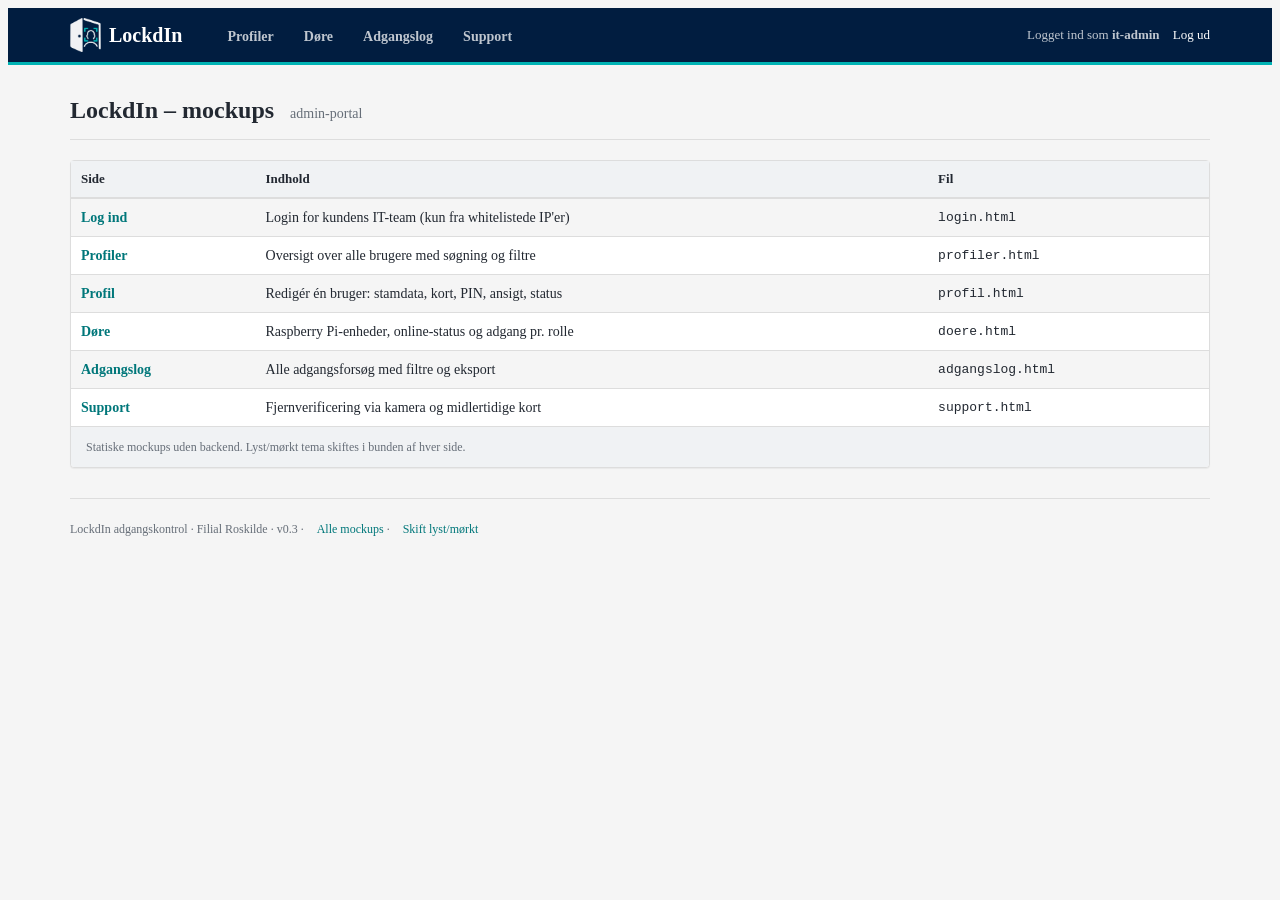
<file: webadmin/mockups/index.html>
<!doctype html>
<html lang="da">
<head>
<meta charset="utf-8">
<meta name="viewport" content="width=device-width, initial-scale=1">
<title>Mockups – LockdIn</title>
<link rel="stylesheet" href="lockdin.css">
<script>
(function(){var k='lockdin-theme',h=document.documentElement;try{var s=localStorage.getItem(k);if(s)h.setAttribute('data-theme',s);}catch(e){}
window.toggleTheme=function(){var n=h.getAttribute('data-theme')==='dark'?'light':'dark';h.setAttribute('data-theme',n);try{localStorage.setItem(k,n);}catch(e){}return false;};})();
</script>
</head>
<body>
<nav class="li-navbar"><div class="li-container">
<a class="li-brand" href="profiler.html"><img src="lockdin-mark-white.png" alt="" width="31" height="34">LockdIn</a><ul class="li-nav"><li><a href="profiler.html">Profiler</a></li><li><a href="doere.html">Døre</a></li><li><a href="adgangslog.html">Adgangslog</a></li><li><a href="support.html">Support</a></li></ul>
<div class="li-navbar-right">Logget ind som <b>it-admin</b> <a href="login.html">Log ud</a></div></div></nav>
<div class="li-container"><div class="li-page-header"><h1>LockdIn – mockups <small>admin-portal</small></h1></div>
<div class="li-panel"><table class="li-table li-table-striped"><thead><tr><th>Side</th><th>Indhold</th><th>Fil</th></tr></thead><tbody><tr><td><a href="login.html"><b>Log ind</b></a></td><td>Login for kundens IT-team (kun fra whitelistede IP'er)</td><td><code>login.html</code></td></tr><tr><td><a href="profiler.html"><b>Profiler</b></a></td><td>Oversigt over alle brugere med søgning og filtre</td><td><code>profiler.html</code></td></tr><tr><td><a href="profil.html"><b>Profil</b></a></td><td>Redigér én bruger: stamdata, kort, PIN, ansigt, status</td><td><code>profil.html</code></td></tr><tr><td><a href="doere.html"><b>Døre</b></a></td><td>Raspberry Pi-enheder, online-status og adgang pr. rolle</td><td><code>doere.html</code></td></tr><tr><td><a href="adgangslog.html"><b>Adgangslog</b></a></td><td>Alle adgangsforsøg med filtre og eksport</td><td><code>adgangslog.html</code></td></tr><tr><td><a href="support.html"><b>Support</b></a></td><td>Fjernverificering via kamera og midlertidige kort</td><td><code>support.html</code></td></tr></tbody></table>
<div class="li-panel-footer">Statiske mockups uden backend. Lyst/mørkt tema skiftes i bunden af hver side.</div></div></div>
<div class="li-container"><div class="li-footer">LockdIn adgangskontrol · Filial Roskilde · v0.3 · <a href="index.html">Alle mockups</a> · <a href="#" onclick="return toggleTheme()">Skift lyst/mørkt</a></div></div>
</body>
</html>
</file>
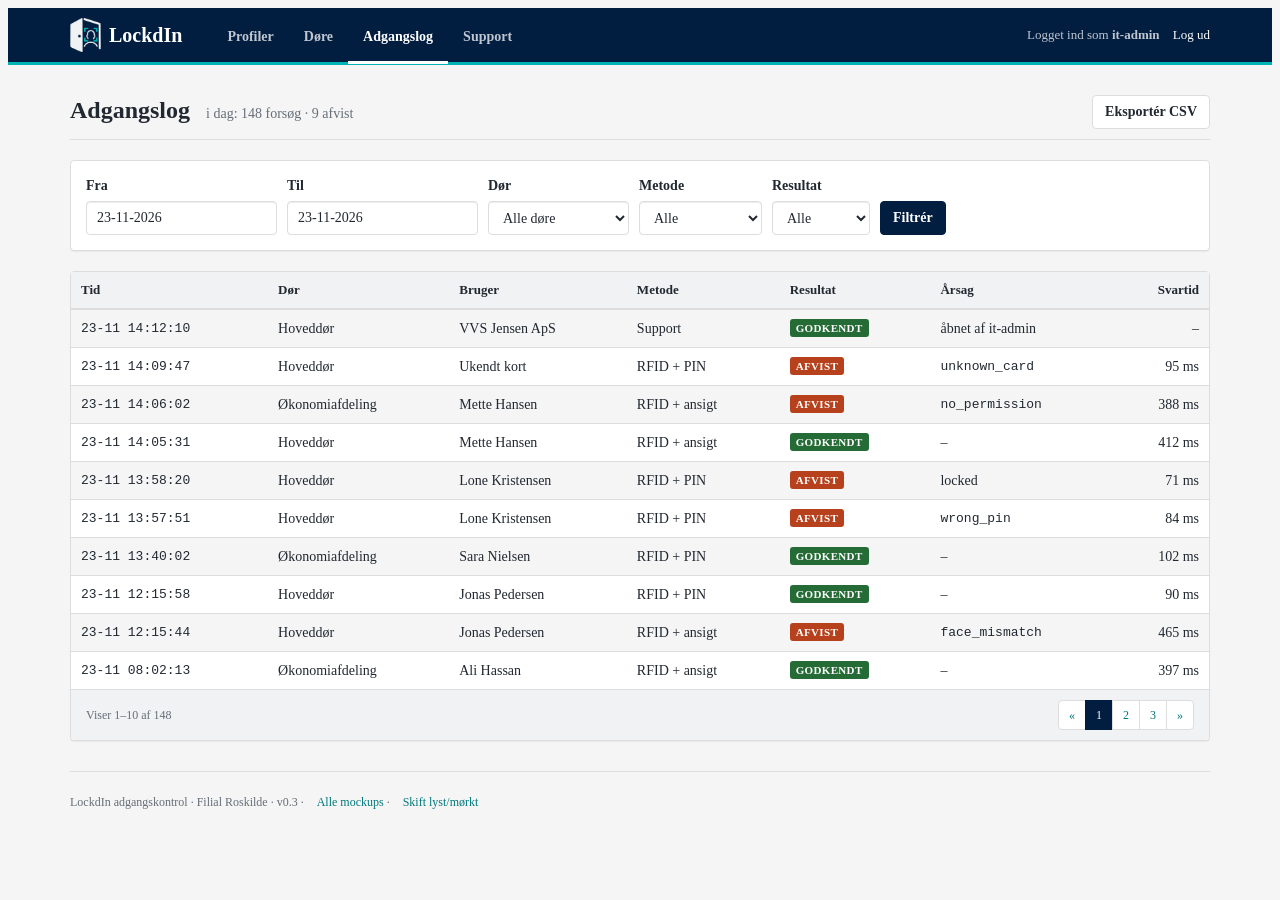
<file: webadmin/mockups/adgangslog.html>
<!doctype html>
<html lang="da">
<head>
<meta charset="utf-8">
<meta name="viewport" content="width=device-width, initial-scale=1">
<title>Adgangslog – LockdIn</title>
<link rel="stylesheet" href="lockdin.css">
<script>
(function(){var k='lockdin-theme',h=document.documentElement;try{var s=localStorage.getItem(k);if(s)h.setAttribute('data-theme',s);}catch(e){}
window.toggleTheme=function(){var n=h.getAttribute('data-theme')==='dark'?'light':'dark';h.setAttribute('data-theme',n);try{localStorage.setItem(k,n);}catch(e){}return false;};})();
</script>
</head>
<body>
<nav class="li-navbar"><div class="li-container">
<a class="li-brand" href="profiler.html"><img src="lockdin-mark-white.png" alt="" width="31" height="34">LockdIn</a><ul class="li-nav"><li><a href="profiler.html">Profiler</a></li><li><a href="doere.html">Døre</a></li><li class="active"><a href="adgangslog.html">Adgangslog</a></li><li><a href="support.html">Support</a></li></ul>
<div class="li-navbar-right">Logget ind som <b>it-admin</b> <a href="login.html">Log ud</a></div></div></nav>
<div class="li-container">
<div class="li-page-header"><h1>Adgangslog <small>i dag: 148 forsøg · 9 afvist</small></h1><div class="li-actions"><a class="li-btn" href="#">Eksportér CSV</a></div></div>
<div class="li-panel"><div class="li-panel-body li-toolbar">
  <div class="li-form-group"><label for="f">Fra</label><input id="f" class="li-input" value="23-11-2026"></div>
  <div class="li-form-group"><label for="t">Til</label><input id="t" class="li-input" value="23-11-2026"></div>
  <div class="li-form-group"><label for="d">Dør</label><select id="d" class="li-select"><option>Alle døre</option><option>Hoveddør</option><option>Økonomiafdeling</option></select></div>
  <div class="li-form-group"><label for="m">Metode</label><select id="m" class="li-select"><option>Alle</option><option>RFID + ansigt</option><option>RFID + PIN</option><option>Support</option></select></div>
  <div class="li-form-group"><label for="g">Resultat</label><select id="g" class="li-select"><option>Alle</option><option>Godkendt</option><option>Afvist</option></select></div>
  <button class="li-btn li-btn-primary">Filtrér</button>
</div></div>
<div class="li-panel">
<table class="li-table li-table-striped"><thead><tr><th>Tid</th><th>Dør</th><th>Bruger</th><th>Metode</th><th>Resultat</th><th>Årsag</th><th class="li-num">Svartid</th></tr></thead><tbody><tr><td><code>23-11 14:12:10</code></td><td>Hoveddør</td><td>VVS Jensen ApS</td><td>Support</td><td><span class="li-label li-label-granted">Godkendt</span></td><td>åbnet af it-admin</td><td class="li-num">–</td></tr><tr><td><code>23-11 14:09:47</code></td><td>Hoveddør</td><td><span class=li-muted>Ukendt kort</span></td><td>RFID + PIN</td><td><span class="li-label li-label-denied">Afvist</span></td><td><code>unknown_card</code></td><td class="li-num">95 ms</td></tr><tr><td><code>23-11 14:06:02</code></td><td>Økonomiafdeling</td><td>Mette Hansen</td><td>RFID + ansigt</td><td><span class="li-label li-label-denied">Afvist</span></td><td><code>no_permission</code></td><td class="li-num">388 ms</td></tr><tr><td><code>23-11 14:05:31</code></td><td>Hoveddør</td><td>Mette Hansen</td><td>RFID + ansigt</td><td><span class="li-label li-label-granted">Godkendt</span></td><td><span class=li-muted>–</span></td><td class="li-num">412 ms</td></tr><tr><td><code>23-11 13:58:20</code></td><td>Hoveddør</td><td>Lone Kristensen</td><td>RFID + PIN</td><td><span class="li-label li-label-denied">Afvist</span></td><td>locked</td><td class="li-num">71 ms</td></tr><tr><td><code>23-11 13:57:51</code></td><td>Hoveddør</td><td>Lone Kristensen</td><td>RFID + PIN</td><td><span class="li-label li-label-denied">Afvist</span></td><td><code>wrong_pin</code></td><td class="li-num">84 ms</td></tr><tr><td><code>23-11 13:40:02</code></td><td>Økonomiafdeling</td><td>Sara Nielsen</td><td>RFID + PIN</td><td><span class="li-label li-label-granted">Godkendt</span></td><td><span class=li-muted>–</span></td><td class="li-num">102 ms</td></tr><tr><td><code>23-11 12:15:58</code></td><td>Hoveddør</td><td>Jonas Pedersen</td><td>RFID + PIN</td><td><span class="li-label li-label-granted">Godkendt</span></td><td><span class=li-muted>–</span></td><td class="li-num">90 ms</td></tr><tr><td><code>23-11 12:15:44</code></td><td>Hoveddør</td><td>Jonas Pedersen</td><td>RFID + ansigt</td><td><span class="li-label li-label-denied">Afvist</span></td><td><code>face_mismatch</code></td><td class="li-num">465 ms</td></tr><tr><td><code>23-11 08:02:13</code></td><td>Økonomiafdeling</td><td>Ali Hassan</td><td>RFID + ansigt</td><td><span class="li-label li-label-granted">Godkendt</span></td><td><span class=li-muted>–</span></td><td class="li-num">397 ms</td></tr></tbody></table>
<div class="li-panel-footer" style="display:flex;align-items:center">Viser 1–10 af 148
<ul class="li-pagination" style="margin-left:auto"><li><a href="#">&laquo;</a></li><li class="active"><span>1</span></li><li><a href="#">2</a></li><li><a href="#">3</a></li><li><a href="#">&raquo;</a></li></ul></div>
</div></div>
<div class="li-container"><div class="li-footer">LockdIn adgangskontrol · Filial Roskilde · v0.3 · <a href="index.html">Alle mockups</a> · <a href="#" onclick="return toggleTheme()">Skift lyst/mørkt</a></div></div>
</body>
</html>
</file>
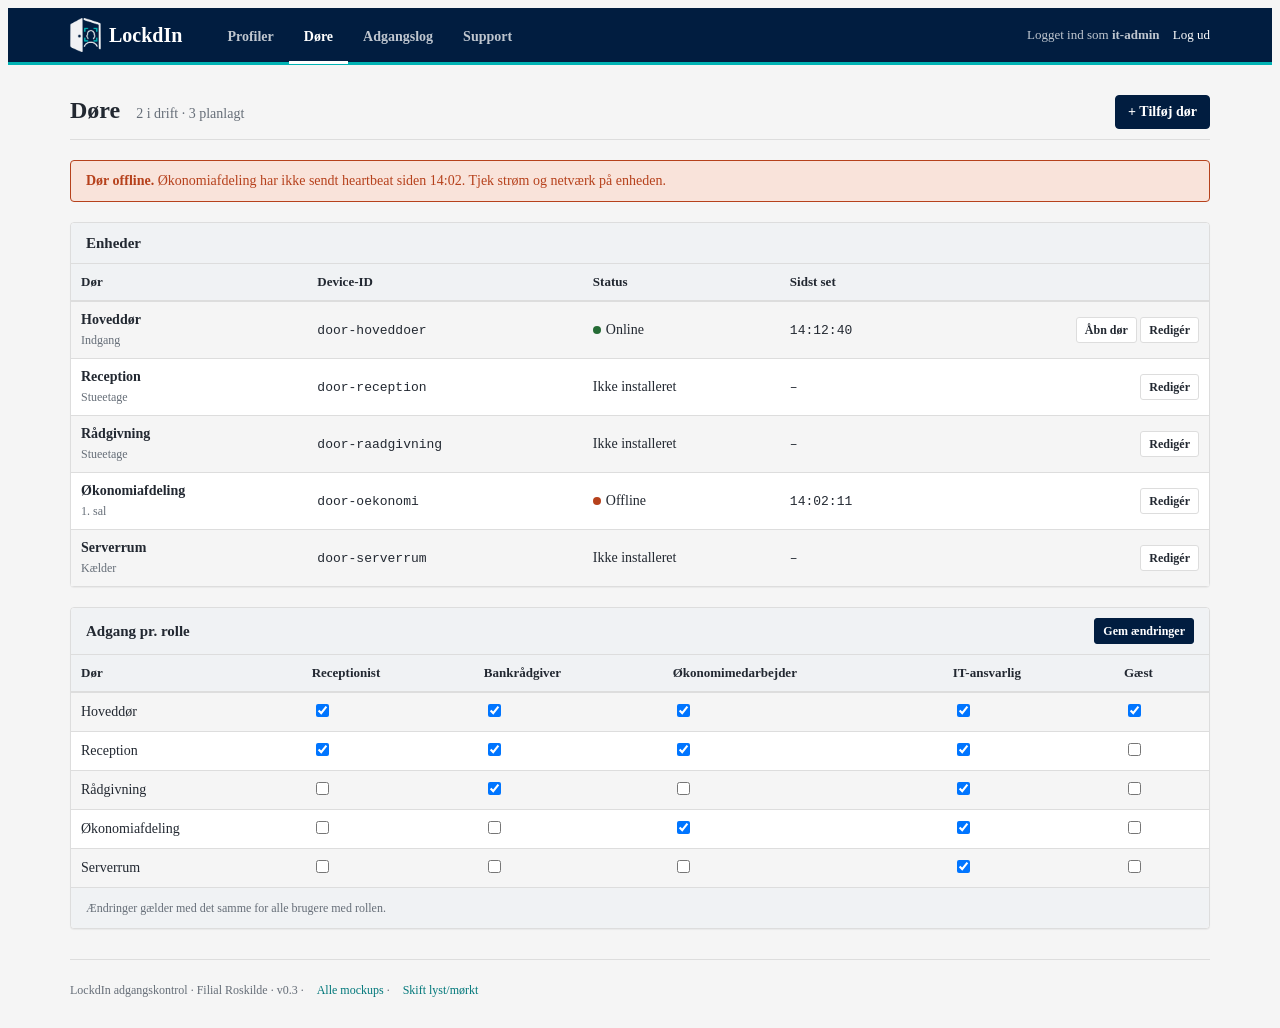
<file: webadmin/mockups/doere.html>
<!doctype html>
<html lang="da">
<head>
<meta charset="utf-8">
<meta name="viewport" content="width=device-width, initial-scale=1">
<title>Døre – LockdIn</title>
<link rel="stylesheet" href="lockdin.css">
<script>
(function(){var k='lockdin-theme',h=document.documentElement;try{var s=localStorage.getItem(k);if(s)h.setAttribute('data-theme',s);}catch(e){}
window.toggleTheme=function(){var n=h.getAttribute('data-theme')==='dark'?'light':'dark';h.setAttribute('data-theme',n);try{localStorage.setItem(k,n);}catch(e){}return false;};})();
</script>
</head>
<body>
<nav class="li-navbar"><div class="li-container">
<a class="li-brand" href="profiler.html"><img src="lockdin-mark-white.png" alt="" width="31" height="34">LockdIn</a><ul class="li-nav"><li><a href="profiler.html">Profiler</a></li><li class="active"><a href="doere.html">Døre</a></li><li><a href="adgangslog.html">Adgangslog</a></li><li><a href="support.html">Support</a></li></ul>
<div class="li-navbar-right">Logget ind som <b>it-admin</b> <a href="login.html">Log ud</a></div></div></nav>
<div class="li-container">
<div class="li-page-header"><h1>Døre <small>2 i drift · 3 planlagt</small></h1><div class="li-actions"><a class="li-btn li-btn-primary" href="#">+ Tilføj dør</a></div></div>
<div class="li-alert li-alert-danger"><strong>Dør offline.</strong> Økonomiafdeling har ikke sendt heartbeat siden 14:02. Tjek strøm og netværk på enheden.</div>
<div class="li-panel"><div class="li-panel-heading"><h3 class="li-panel-title">Enheder</h3></div>
<table class="li-table li-table-striped"><thead><tr><th>Dør</th><th>Device-ID</th><th>Status</th><th>Sidst set</th><th></th></tr></thead><tbody><tr><td><b>Hoveddør</b><br><span class="li-help" style="margin:0">Indgang</span></td><td><code>door-hoveddoer</code></td><td><span class="li-dot li-dot-online"></span>Online</td><td><code>14:12:40</code></td><td style="text-align:right"><a class="li-btn li-btn-sm" href="support.html">Åbn dør</a> <a class="li-btn li-btn-sm" href="#">Redigér</a></td></tr><tr><td><b>Reception</b><br><span class="li-help" style="margin:0">Stueetage</span></td><td><code>door-reception</code></td><td><span class="li-muted">Ikke installeret</span></td><td><code>–</code></td><td style="text-align:right"><a class="li-btn li-btn-sm" href="#">Redigér</a></td></tr><tr><td><b>Rådgivning</b><br><span class="li-help" style="margin:0">Stueetage</span></td><td><code>door-raadgivning</code></td><td><span class="li-muted">Ikke installeret</span></td><td><code>–</code></td><td style="text-align:right"><a class="li-btn li-btn-sm" href="#">Redigér</a></td></tr><tr><td><b>Økonomiafdeling</b><br><span class="li-help" style="margin:0">1. sal</span></td><td><code>door-oekonomi</code></td><td><span class="li-dot li-dot-offline"></span>Offline</td><td><code>14:02:11</code></td><td style="text-align:right"><a class="li-btn li-btn-sm" href="#">Redigér</a></td></tr><tr><td><b>Serverrum</b><br><span class="li-help" style="margin:0">Kælder</span></td><td><code>door-serverrum</code></td><td><span class="li-muted">Ikke installeret</span></td><td><code>–</code></td><td style="text-align:right"><a class="li-btn li-btn-sm" href="#">Redigér</a></td></tr></tbody></table></div>
<div class="li-panel"><div class="li-panel-heading"><h3 class="li-panel-title">Adgang pr. rolle</h3><div class="li-actions"><button class="li-btn li-btn-sm li-btn-primary">Gem ændringer</button></div></div>
<table class="li-table li-table-striped"><thead><tr><th>Dør</th><th class='li-check-cell'>Receptionist</th><th class='li-check-cell'>Bankrådgiver</th><th class='li-check-cell'>Økonomimedarbejder</th><th class='li-check-cell'>IT-ansvarlig</th><th class='li-check-cell'>Gæst</th></tr></thead><tbody><tr><td>Hoveddør</td><td class='li-check-cell'><input type='checkbox' checked></td><td class='li-check-cell'><input type='checkbox' checked></td><td class='li-check-cell'><input type='checkbox' checked></td><td class='li-check-cell'><input type='checkbox' checked></td><td class='li-check-cell'><input type='checkbox' checked></td></tr><tr><td>Reception</td><td class='li-check-cell'><input type='checkbox' checked></td><td class='li-check-cell'><input type='checkbox' checked></td><td class='li-check-cell'><input type='checkbox' checked></td><td class='li-check-cell'><input type='checkbox' checked></td><td class='li-check-cell'><input type='checkbox' ></td></tr><tr><td>Rådgivning</td><td class='li-check-cell'><input type='checkbox' ></td><td class='li-check-cell'><input type='checkbox' checked></td><td class='li-check-cell'><input type='checkbox' ></td><td class='li-check-cell'><input type='checkbox' checked></td><td class='li-check-cell'><input type='checkbox' ></td></tr><tr><td>Økonomiafdeling</td><td class='li-check-cell'><input type='checkbox' ></td><td class='li-check-cell'><input type='checkbox' ></td><td class='li-check-cell'><input type='checkbox' checked></td><td class='li-check-cell'><input type='checkbox' checked></td><td class='li-check-cell'><input type='checkbox' ></td></tr><tr><td>Serverrum</td><td class='li-check-cell'><input type='checkbox' ></td><td class='li-check-cell'><input type='checkbox' ></td><td class='li-check-cell'><input type='checkbox' ></td><td class='li-check-cell'><input type='checkbox' checked></td><td class='li-check-cell'><input type='checkbox' ></td></tr></tbody></table>
<div class="li-panel-footer">Ændringer gælder med det samme for alle brugere med rollen.</div></div>
</div>
<div class="li-container"><div class="li-footer">LockdIn adgangskontrol · Filial Roskilde · v0.3 · <a href="index.html">Alle mockups</a> · <a href="#" onclick="return toggleTheme()">Skift lyst/mørkt</a></div></div>
</body>
</html>
</file>
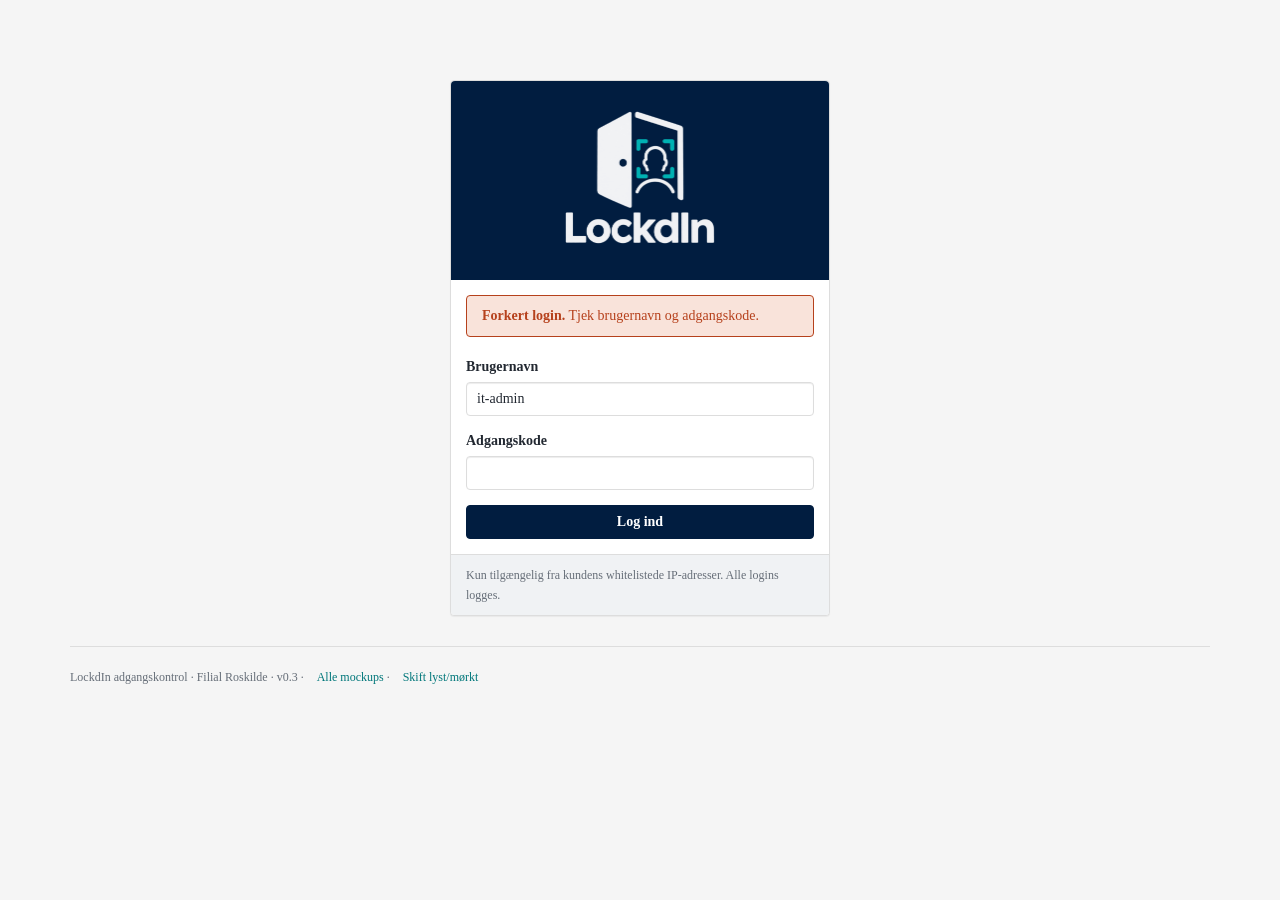
<file: webadmin/mockups/login.html>
<!doctype html>
<html lang="da">
<head>
<meta charset="utf-8">
<meta name="viewport" content="width=device-width, initial-scale=1">
<title>Log ind – LockdIn</title>
<link rel="stylesheet" href="lockdin.css">
<script>
(function(){var k='lockdin-theme',h=document.documentElement;try{var s=localStorage.getItem(k);if(s)h.setAttribute('data-theme',s);}catch(e){}
window.toggleTheme=function(){var n=h.getAttribute('data-theme')==='dark'?'light':'dark';h.setAttribute('data-theme',n);try{localStorage.setItem(k,n);}catch(e){}return false;};})();
</script>
</head>
<body>

<div class="li-login">
<div class="li-panel">
  <div class="li-login-head"><img src="lockdin-logo-white.png" alt="LockdIn" width="150"></div>
  <div class="li-panel-body">
    <div class="li-alert li-alert-danger"><strong>Forkert login.</strong> Tjek brugernavn og adgangskode.</div>
    <div class="li-form-group"><label for="u">Brugernavn</label><input id="u" class="li-input" value="it-admin"></div>
    <div class="li-form-group"><label for="p">Adgangskode</label><input id="p" class="li-input" type="password"></div>
    <a class="li-btn li-btn-primary" href="profiler.html" style="width:100%;text-align:center;box-sizing:border-box">Log ind</a>
  </div>
  <div class="li-panel-footer">Kun tilgængelig fra kundens whitelistede IP-adresser. Alle logins logges.</div>
</div></div>
<div class="li-container"><div class="li-footer">LockdIn adgangskontrol · Filial Roskilde · v0.3 · <a href="index.html">Alle mockups</a> · <a href="#" onclick="return toggleTheme()">Skift lyst/mørkt</a></div></div>
</body>
</html>
</file>
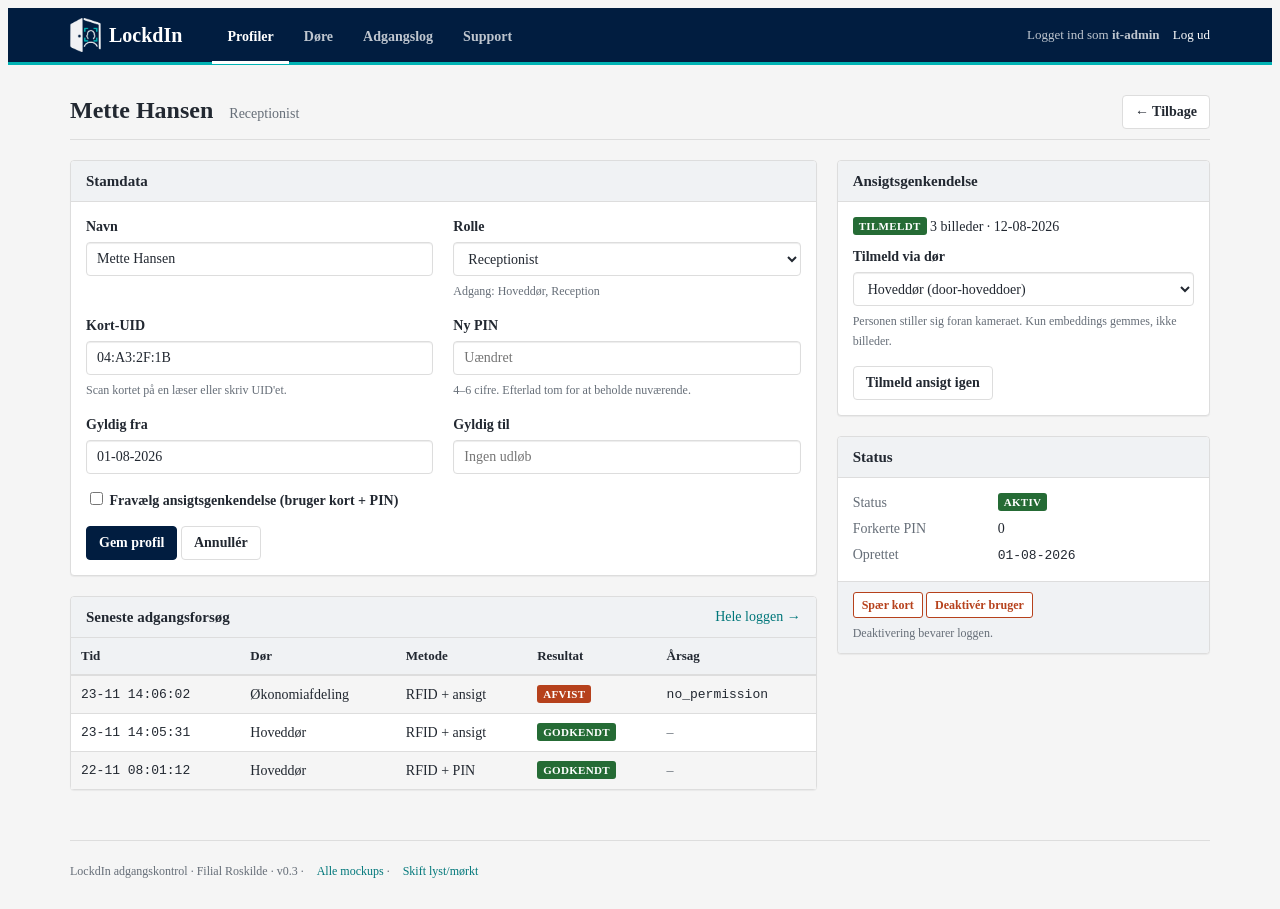
<file: webadmin/mockups/profil.html>
<!doctype html>
<html lang="da">
<head>
<meta charset="utf-8">
<meta name="viewport" content="width=device-width, initial-scale=1">
<title>Mette Hansen – LockdIn</title>
<link rel="stylesheet" href="lockdin.css">
<script>
(function(){var k='lockdin-theme',h=document.documentElement;try{var s=localStorage.getItem(k);if(s)h.setAttribute('data-theme',s);}catch(e){}
window.toggleTheme=function(){var n=h.getAttribute('data-theme')==='dark'?'light':'dark';h.setAttribute('data-theme',n);try{localStorage.setItem(k,n);}catch(e){}return false;};})();
</script>
</head>
<body>
<nav class="li-navbar"><div class="li-container">
<a class="li-brand" href="profiler.html"><img src="lockdin-mark-white.png" alt="" width="31" height="34">LockdIn</a><ul class="li-nav"><li class="active"><a href="profiler.html">Profiler</a></li><li><a href="doere.html">Døre</a></li><li><a href="adgangslog.html">Adgangslog</a></li><li><a href="support.html">Support</a></li></ul>
<div class="li-navbar-right">Logget ind som <b>it-admin</b> <a href="login.html">Log ud</a></div></div></nav>
<div class="li-container">
<div class="li-page-header"><h1>Mette Hansen <small>Receptionist</small></h1><div class="li-actions"><a class="li-btn" href="profiler.html">&larr; Tilbage</a></div></div>
<div class="li-grid">
<div>
 <div class="li-panel"><div class="li-panel-heading"><h3 class="li-panel-title">Stamdata</h3></div><div class="li-panel-body">
  <div class="li-row">
   <div class="li-form-group"><label for="n">Navn</label><input id="n" class="li-input" value="Mette Hansen"></div>
   <div class="li-form-group"><label for="r">Rolle</label><select id="r" class="li-select"><option selected>Receptionist</option><option>Bankrådgiver</option><option>Økonomimedarbejder</option><option>IT-ansvarlig</option><option>Gæst</option></select><span class="li-help">Adgang: Hoveddør, Reception</span></div>
  </div>
  <div class="li-row">
   <div class="li-form-group"><label for="c">Kort-UID</label><input id="c" class="li-input li-mono" value="04:A3:2F:1B"><span class="li-help">Scan kortet på en læser eller skriv UID'et.</span></div>
   <div class="li-form-group"><label for="p">Ny PIN</label><input id="p" class="li-input" type="password" placeholder="Uændret"><span class="li-help">4–6 cifre. Efterlad tom for at beholde nuværende.</span></div>
  </div>
  <div class="li-row">
   <div class="li-form-group"><label for="vf">Gyldig fra</label><input id="vf" class="li-input" value="01-08-2026"></div>
   <div class="li-form-group"><label for="vt">Gyldig til</label><input id="vt" class="li-input" placeholder="Ingen udløb"></div>
  </div>
  <div class="li-form-group"><label class="li-check"><input type="checkbox"> Fravælg ansigtsgenkendelse (bruger kort + PIN)</label></div>
  <button class="li-btn li-btn-primary">Gem profil</button> <a class="li-btn" href="profiler.html">Annullér</a>
 </div></div>
 <div class="li-panel"><div class="li-panel-heading"><h3 class="li-panel-title">Seneste adgangsforsøg</h3><div class="li-actions"><a href="adgangslog.html">Hele loggen &rarr;</a></div></div>
 <table class="li-table li-table-striped"><thead><tr><th>Tid</th><th>Dør</th><th>Metode</th><th>Resultat</th><th>Årsag</th></tr></thead><tbody>
 <tr><td><code>23-11 14:06:02</code></td><td>Økonomiafdeling</td><td>RFID + ansigt</td><td><span class="li-label li-label-denied">Afvist</span></td><td><code>no_permission</code></td></tr>
 <tr><td><code>23-11 14:05:31</code></td><td>Hoveddør</td><td>RFID + ansigt</td><td><span class="li-label li-label-granted">Godkendt</span></td><td class="li-muted">–</td></tr>
 <tr><td><code>22-11 08:01:12</code></td><td>Hoveddør</td><td>RFID + PIN</td><td><span class="li-label li-label-granted">Godkendt</span></td><td class="li-muted">–</td></tr>
 </tbody></table></div>
</div>
<div>
 <div class="li-panel"><div class="li-panel-heading"><h3 class="li-panel-title">Ansigtsgenkendelse</h3></div><div class="li-panel-body">
  <p style="margin:0 0 10px"><span class="li-label li-label-granted">Tilmeldt</span> 3 billeder · 12-08-2026</p>
  <div class="li-form-group"><label for="d">Tilmeld via dør</label><select id="d" class="li-select"><option>Hoveddør (door-hoveddoer)</option><option>Økonomiafdeling (door-oekonomi)</option></select><span class="li-help">Personen stiller sig foran kameraet. Kun embeddings gemmes, ikke billeder.</span></div>
  <button class="li-btn">Tilmeld ansigt igen</button>
 </div></div>
 <div class="li-panel"><div class="li-panel-heading"><h3 class="li-panel-title">Status</h3></div><div class="li-panel-body">
  <dl class="li-dl"><dt>Status</dt><dd><span class="li-label li-label-granted">Aktiv</span></dd><dt>Forkerte PIN</dt><dd>0</dd><dt>Oprettet</dt><dd><code>01-08-2026</code></dd></dl>
 </div><div class="li-panel-footer" style="font-size:13px"><button class="li-btn li-btn-sm li-btn-danger">Spær kort</button> <button class="li-btn li-btn-sm li-btn-danger">Deaktivér bruger</button><br><span class="li-help">Deaktivering bevarer loggen.</span></div></div>
</div></div></div>
<div class="li-container"><div class="li-footer">LockdIn adgangskontrol · Filial Roskilde · v0.3 · <a href="index.html">Alle mockups</a> · <a href="#" onclick="return toggleTheme()">Skift lyst/mørkt</a></div></div>
</body>
</html>
</file>
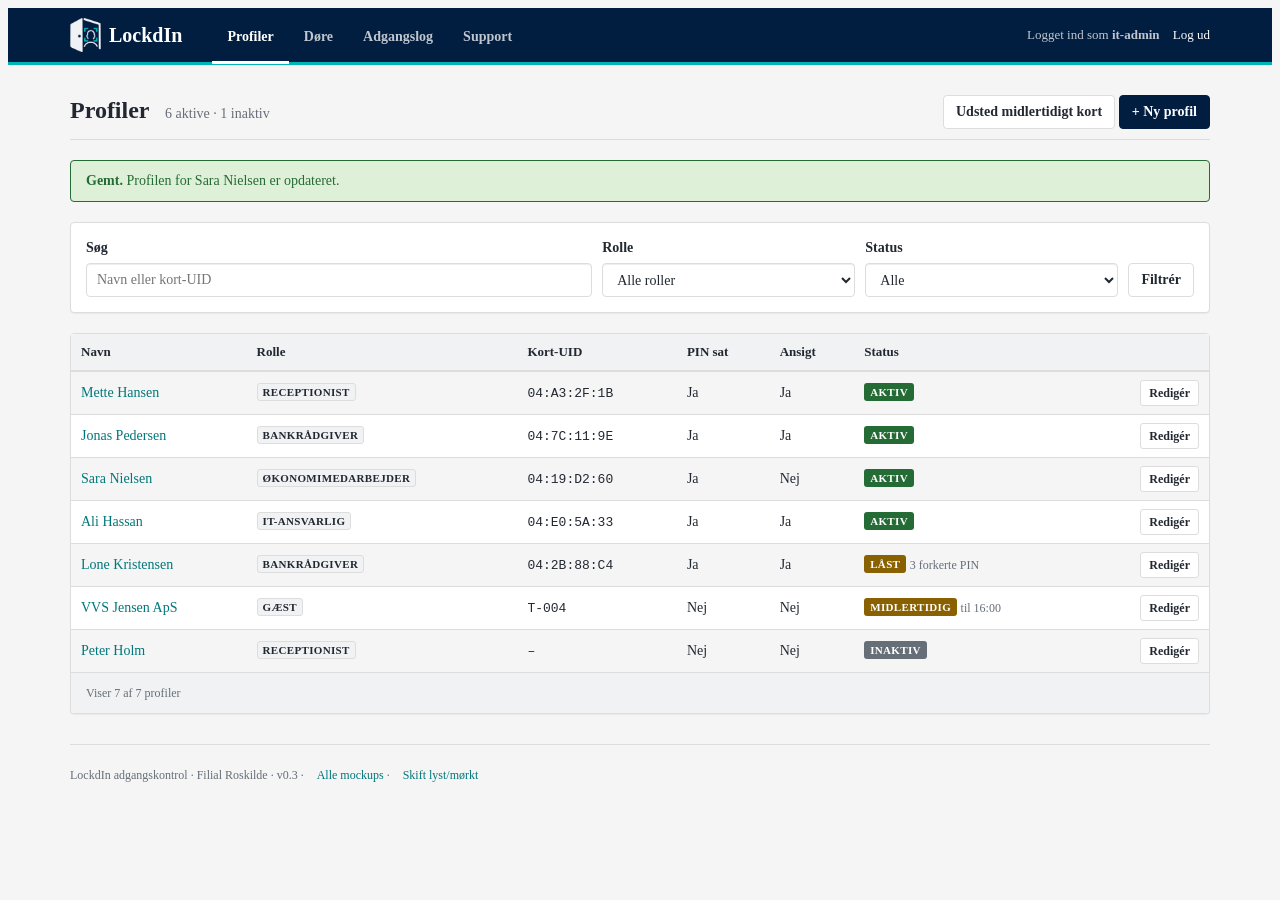
<file: webadmin/mockups/profiler.html>
<!doctype html>
<html lang="da">
<head>
<meta charset="utf-8">
<meta name="viewport" content="width=device-width, initial-scale=1">
<title>Profiler – LockdIn</title>
<link rel="stylesheet" href="lockdin.css">
<script>
(function(){var k='lockdin-theme',h=document.documentElement;try{var s=localStorage.getItem(k);if(s)h.setAttribute('data-theme',s);}catch(e){}
window.toggleTheme=function(){var n=h.getAttribute('data-theme')==='dark'?'light':'dark';h.setAttribute('data-theme',n);try{localStorage.setItem(k,n);}catch(e){}return false;};})();
</script>
</head>
<body>
<nav class="li-navbar"><div class="li-container">
<a class="li-brand" href="profiler.html"><img src="lockdin-mark-white.png" alt="" width="31" height="34">LockdIn</a><ul class="li-nav"><li class="active"><a href="profiler.html">Profiler</a></li><li><a href="doere.html">Døre</a></li><li><a href="adgangslog.html">Adgangslog</a></li><li><a href="support.html">Support</a></li></ul>
<div class="li-navbar-right">Logget ind som <b>it-admin</b> <a href="login.html">Log ud</a></div></div></nav>
<div class="li-container">
<div class="li-page-header"><h1>Profiler <small>6 aktive · 1 inaktiv</small></h1><div class="li-actions"><a class="li-btn" href="#">Udsted midlertidigt kort</a> <a class="li-btn li-btn-primary" href="profil.html">+ Ny profil</a></div></div>
<div class="li-alert li-alert-success"><strong>Gemt.</strong> Profilen for Sara Nielsen er opdateret.</div>
<div class="li-panel"><div class="li-panel-body li-toolbar">
  <div class="li-form-group" style="flex:2"><label for="q">Søg</label><input id="q" class="li-input" placeholder="Navn eller kort-UID"></div>
  <div class="li-form-group" style="flex:1"><label for="r">Rolle</label><select id="r" class="li-select"><option>Alle roller</option><option>Receptionist</option><option>Bankrådgiver</option><option>Økonomimedarbejder</option><option>IT-ansvarlig</option><option>Gæst</option></select></div>
  <div class="li-form-group" style="flex:1"><label for="s">Status</label><select id="s" class="li-select"><option>Alle</option><option>Aktiv</option><option>Låst</option><option>Midlertidig</option><option>Inaktiv</option></select></div>
  <button class="li-btn">Filtrér</button>
</div></div>
<div class="li-panel">
<table class="li-table li-table-striped">
<thead><tr><th>Navn</th><th>Rolle</th><th>Kort-UID</th><th class="li-check-cell">PIN sat</th><th class="li-check-cell">Ansigt</th><th>Status</th><th></th></tr></thead>
<tbody><tr><td><a href="profil.html">Mette Hansen</a></td><td><span class="li-label li-label-default">Receptionist</span></td><td><code>04:A3:2F:1B</code></td>
<td class="li-check-cell">Ja</td><td class="li-check-cell">Ja</td><td><span class="li-label li-label-granted">Aktiv</span></td>
<td style="text-align:right"><a class="li-btn li-btn-sm" href="profil.html">Redigér</a></td></tr><tr><td><a href="profil.html">Jonas Pedersen</a></td><td><span class="li-label li-label-default">Bankrådgiver</span></td><td><code>04:7C:11:9E</code></td>
<td class="li-check-cell">Ja</td><td class="li-check-cell">Ja</td><td><span class="li-label li-label-granted">Aktiv</span></td>
<td style="text-align:right"><a class="li-btn li-btn-sm" href="profil.html">Redigér</a></td></tr><tr><td><a href="profil.html">Sara Nielsen</a></td><td><span class="li-label li-label-default">Økonomimedarbejder</span></td><td><code>04:19:D2:60</code></td>
<td class="li-check-cell">Ja</td><td class="li-check-cell"><span class="li-muted">Nej</span></td><td><span class="li-label li-label-granted">Aktiv</span></td>
<td style="text-align:right"><a class="li-btn li-btn-sm" href="profil.html">Redigér</a></td></tr><tr><td><a href="profil.html">Ali Hassan</a></td><td><span class="li-label li-label-default">IT-ansvarlig</span></td><td><code>04:E0:5A:33</code></td>
<td class="li-check-cell">Ja</td><td class="li-check-cell">Ja</td><td><span class="li-label li-label-granted">Aktiv</span></td>
<td style="text-align:right"><a class="li-btn li-btn-sm" href="profil.html">Redigér</a></td></tr><tr><td><a href="profil.html">Lone Kristensen</a></td><td><span class="li-label li-label-default">Bankrådgiver</span></td><td><code>04:2B:88:C4</code></td>
<td class="li-check-cell">Ja</td><td class="li-check-cell">Ja</td><td><span class="li-label li-label-warning">Låst</span> <small class="li-help" style="display:inline">3 forkerte PIN</small></td>
<td style="text-align:right"><a class="li-btn li-btn-sm" href="profil.html">Redigér</a></td></tr><tr><td><a href="profil.html">VVS Jensen ApS</a></td><td><span class="li-label li-label-default">Gæst</span></td><td><code>T-004</code></td>
<td class="li-check-cell"><span class="li-muted">Nej</span></td><td class="li-check-cell"><span class="li-muted">Nej</span></td><td><span class="li-label li-label-warning">Midlertidig</span> <small class="li-help" style="display:inline">til 16:00</small></td>
<td style="text-align:right"><a class="li-btn li-btn-sm" href="profil.html">Redigér</a></td></tr><tr><td><a href="profil.html">Peter Holm</a></td><td><span class="li-label li-label-default">Receptionist</span></td><td><code>–</code></td>
<td class="li-check-cell"><span class="li-muted">Nej</span></td><td class="li-check-cell"><span class="li-muted">Nej</span></td><td><span class="li-label li-label-">Inaktiv</span></td>
<td style="text-align:right"><a class="li-btn li-btn-sm" href="profil.html">Redigér</a></td></tr></tbody></table>
<div class="li-panel-footer">Viser 7 af 7 profiler</div>
</div></div>
<div class="li-container"><div class="li-footer">LockdIn adgangskontrol · Filial Roskilde · v0.3 · <a href="index.html">Alle mockups</a> · <a href="#" onclick="return toggleTheme()">Skift lyst/mørkt</a></div></div>
</body>
</html>
</file>
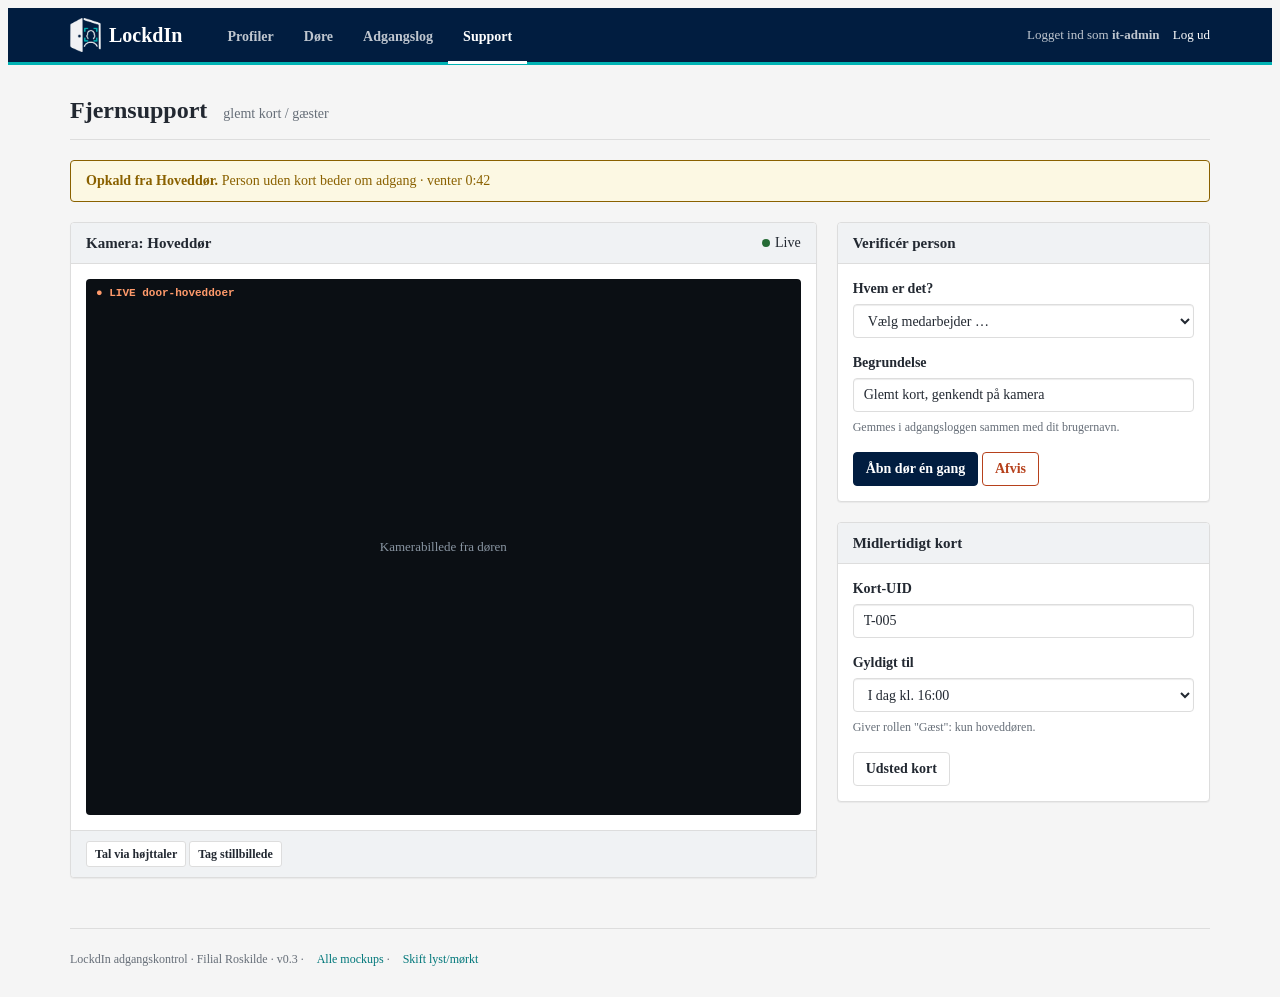
<file: webadmin/mockups/support.html>
<!doctype html>
<html lang="da">
<head>
<meta charset="utf-8">
<meta name="viewport" content="width=device-width, initial-scale=1">
<title>Support – LockdIn</title>
<link rel="stylesheet" href="lockdin.css">
<script>
(function(){var k='lockdin-theme',h=document.documentElement;try{var s=localStorage.getItem(k);if(s)h.setAttribute('data-theme',s);}catch(e){}
window.toggleTheme=function(){var n=h.getAttribute('data-theme')==='dark'?'light':'dark';h.setAttribute('data-theme',n);try{localStorage.setItem(k,n);}catch(e){}return false;};})();
</script>
</head>
<body>
<nav class="li-navbar"><div class="li-container">
<a class="li-brand" href="profiler.html"><img src="lockdin-mark-white.png" alt="" width="31" height="34">LockdIn</a><ul class="li-nav"><li><a href="profiler.html">Profiler</a></li><li><a href="doere.html">Døre</a></li><li><a href="adgangslog.html">Adgangslog</a></li><li class="active"><a href="support.html">Support</a></li></ul>
<div class="li-navbar-right">Logget ind som <b>it-admin</b> <a href="login.html">Log ud</a></div></div></nav>
<div class="li-container">
<div class="li-page-header"><h1>Fjernsupport <small>glemt kort / gæster</small></h1></div>
<div class="li-alert li-alert-warning"><strong>Opkald fra Hoveddør.</strong> Person uden kort beder om adgang · venter 0:42</div>
<div class="li-grid">
<div class="li-panel"><div class="li-panel-heading"><h3 class="li-panel-title">Kamera: Hoveddør</h3><div class="li-actions"><span class="li-dot li-dot-online"></span>Live</div></div>
<div class="li-panel-body"><div class="li-cam"><span class="rec">● LIVE  door-hoveddoer</span>Kamerabillede fra døren</div></div>
<div class="li-panel-footer"><button class="li-btn li-btn-sm">Tal via højttaler</button> <button class="li-btn li-btn-sm">Tag stillbillede</button></div></div>
<div>
<div class="li-panel"><div class="li-panel-heading"><h3 class="li-panel-title">Verificér person</h3></div><div class="li-panel-body">
 <div class="li-form-group"><label for="w">Hvem er det?</label><select id="w" class="li-select"><option>Vælg medarbejder …</option><option>Mette Hansen (Receptionist)</option><option>Jonas Pedersen (Bankrådgiver)</option><option>Ekstern / gæst</option></select></div>
 <div class="li-form-group"><label for="why">Begrundelse</label><input id="why" class="li-input" value="Glemt kort, genkendt på kamera"><span class="li-help">Gemmes i adgangsloggen sammen med dit brugernavn.</span></div>
 <button class="li-btn li-btn-primary">Åbn dør én gang</button> <button class="li-btn li-btn-danger">Afvis</button>
</div></div>
<div class="li-panel"><div class="li-panel-heading"><h3 class="li-panel-title">Midlertidigt kort</h3></div><div class="li-panel-body">
 <div class="li-form-group"><label for="tc">Kort-UID</label><input id="tc" class="li-input li-mono" value="T-005"></div>
 <div class="li-form-group"><label for="tu">Gyldigt til</label><select id="tu" class="li-select"><option>I dag kl. 16:00</option><option>I dag kl. 23:59</option><option>I morgen kl. 16:00</option></select><span class="li-help">Giver rollen "Gæst": kun hoveddøren.</span></div>
 <button class="li-btn">Udsted kort</button>
</div></div>
</div></div></div>
<div class="li-container"><div class="li-footer">LockdIn adgangskontrol · Filial Roskilde · v0.3 · <a href="index.html">Alle mockups</a> · <a href="#" onclick="return toggleTheme()">Skift lyst/mørkt</a></div></div>
</body>
</html>
</file>
<file: webadmin/mockups/lockdin.css>
/* LockdIn – tokens + components (mockup) */
:root{--navy:#011d40;--teal:#00b3b4;--teal-text:#00777a;--surface-100:#f5f5f5;--surface-200:#ffffff;--panel-head:#f0f2f4;--line:#dddddd;--ink:#222831;--ink-muted:#666e78;--on-navy:#ffffff;--btn-primary:#011d40;--btn-primary-text:#ffffff;--granted:#256b35;--granted-bg:#dff0d8;--denied:#b6411c;--denied-bg:#f9e3da;--warning:#8a6100;--warning-bg:#fcf8e3;--on-status:#ffffff;--space-1:5px;--space-2:10px;--space-3:15px;--space-4:20px;--space-6:30px;--radius-sm:3px;--radius-md:4px;--radius-lg:6px;--shadow-panel:0 1px 1px rgba(0,0,0,0.05);--shadow-inset:inset 0 1px 1px rgba(0,0,0,0.075);--font-serif:"Roboto Serif", Georgia, "Times New Roman", serif;--font-mono:Menlo, Monaco, Consolas, "Courier New", monospace;}[data-theme=dark]{--navy:#011d40;--teal:#00b3b4;--teal-text:#3fd0d1;--surface-100:#0e1620;--surface-200:#16212e;--panel-head:#1d2a3a;--line:#2c3b4d;--ink:#e6ebf0;--ink-muted:#97a3b0;--on-navy:#ffffff;--btn-primary:#00b3b4;--btn-primary-text:#011d40;--granted:#6fcf86;--granted-bg:#173523;--denied:#ff9a6b;--denied-bg:#3a1f16;--warning:#f2c14e;--warning-bg:#3a3015;--on-status:#0e1620;}
/* LockdIn – components. Plain CSS, class prefix .li-. Load after tokens.css. */
@import url("https://fonts.googleapis.com/css2?family=Roboto+Serif:opsz,wght@8..144,400;8..144,600;8..144,700&display=swap");

body { font-family: var(--font-serif); font-size: 14px; line-height: 20px; color: var(--ink); background: var(--surface-100); }
a { color: var(--teal-text); text-decoration: none; }
a:hover { text-decoration: underline; }
code, .li-mono { font-family: var(--font-mono); font-size: 13px; }

/* ---------- Navbar ---------- */
.li-navbar { background: var(--navy); color: var(--on-navy); border-bottom: 3px solid var(--teal); }
.li-navbar .li-container { display: flex; align-items: center; min-height: 54px; }
.li-brand { display: flex; align-items: center; gap: 8px; color: var(--on-navy); font-weight: 700; font-size: 20px; margin-right: var(--space-6); }
.li-brand:hover { text-decoration: none; }
.li-brand svg, .li-brand img { display: block; }
.li-brand img { height: 34px; width: auto; }
.li-nav { display: flex; list-style: none; margin: 0; padding: 0; }
.li-nav a { display: block; padding: 17px var(--space-3) 14px; color: rgba(255,255,255,0.75); font-weight: 600; border-bottom: 3px solid transparent; margin-bottom: -3px; }
.li-nav a:hover { color: var(--on-navy); text-decoration: none; }
.li-nav .active a { color: var(--on-navy); border-bottom-color: var(--on-navy); }
.li-navbar-right { margin-left: auto; font-size: 13px; color: rgba(255,255,255,0.75); }
.li-navbar-right a { color: var(--on-navy); margin-left: var(--space-2); }

.li-container { max-width: 1140px; margin: 0 auto; padding: 0 var(--space-3); }
.li-page-header { margin: var(--space-6) 0 var(--space-4); padding-bottom: var(--space-2); border-bottom: 1px solid var(--line); display: flex; align-items: flex-end; }
.li-page-header h1 { margin: 0; font-size: 24px; line-height: 30px; font-weight: 600; }
.li-page-header small { margin-left: var(--space-2); color: var(--ink-muted); font-size: 14px; font-weight: 400; }
.li-page-header .li-actions { margin-left: auto; }

/* ---------- Panel ---------- */
.li-panel { background: var(--surface-200); border: 1px solid var(--line); border-radius: var(--radius-md); box-shadow: var(--shadow-panel); margin-bottom: var(--space-4); }
.li-panel-heading { background: var(--panel-head); border-bottom: 1px solid var(--line); padding: var(--space-2) var(--space-3); border-radius: var(--radius-md) var(--radius-md) 0 0; display: flex; align-items: center; }
.li-panel-title { margin: 0; font-size: 15px; font-weight: 600; }
.li-panel-heading .li-actions { margin-left: auto; }
.li-panel-body { padding: var(--space-3); }
.li-panel-footer { background: var(--panel-head); border-top: 1px solid var(--line); padding: var(--space-2) var(--space-3); border-radius: 0 0 var(--radius-md) var(--radius-md); font-size: 12px; color: var(--ink-muted); }
.li-panel > .li-table { margin: 0; border: 0; }

/* ---------- Button ---------- */
.li-btn { display: inline-block; font: inherit; font-size: 14px; font-weight: 600; line-height: 20px; padding: 6px 12px; border: 1px solid var(--line); border-radius: var(--radius-md); background: var(--surface-200); color: var(--ink); cursor: pointer; vertical-align: middle; white-space: nowrap; }
.li-btn:hover { background: var(--panel-head); text-decoration: none; }
.li-btn:focus-visible { outline: 0; box-shadow: 0 0 0 3px rgba(0,179,180,0.45); }
.li-btn:active { box-shadow: inset 0 3px 5px rgba(0,0,0,0.125); }
.li-btn-primary { background: var(--btn-primary); border-color: var(--btn-primary); color: var(--btn-primary-text); }
.li-btn-primary:hover { background: var(--btn-primary); filter: brightness(1.25); }
.li-btn-danger { background: var(--surface-200); border-color: var(--denied); color: var(--denied); }
.li-btn-danger:hover { background: var(--denied); color: var(--on-status); }
.li-btn-sm { font-size: 12px; padding: 2px 8px; border-radius: var(--radius-sm); }
.li-btn[disabled] { opacity: 0.55; cursor: not-allowed; }

/* ---------- Label (status) ---------- */
.li-label { display: inline-block; font-size: 11px; font-weight: 700; line-height: 1; padding: 4px 6px 3px; border-radius: var(--radius-sm); text-transform: uppercase; letter-spacing: 0.03em; color: var(--on-status); background: var(--ink-muted); vertical-align: 1px; }
.li-label-granted { background: var(--granted); }
.li-label-denied { background: var(--denied); }
.li-label-warning { background: var(--warning); }
.li-label-default { background: var(--panel-head); color: var(--ink); border: 1px solid var(--line); padding: 3px 5px 2px; }
.li-dot { display: inline-block; width: 8px; height: 8px; border-radius: 50%; background: var(--ink-muted); margin-right: 5px; vertical-align: 0; }
.li-dot-online { background: var(--granted); }
.li-dot-offline { background: var(--denied); }

/* ---------- Alert ---------- */
.li-alert { padding: var(--space-2) var(--space-3); border: 1px solid; border-radius: var(--radius-md); margin-bottom: var(--space-4); }
.li-alert strong { font-weight: 700; }
.li-alert-success { background: var(--granted-bg); border-color: var(--granted); color: var(--granted); }
.li-alert-warning { background: var(--warning-bg); border-color: var(--warning); color: var(--warning); }
.li-alert-danger { background: var(--denied-bg); border-color: var(--denied); color: var(--denied); }

/* ---------- Table ---------- */
.li-table { width: 100%; border-collapse: collapse; background: var(--surface-200); border: 1px solid var(--line); margin-bottom: var(--space-4); }
.li-table th, .li-table td { padding: 8px var(--space-2); text-align: left; border-top: 1px solid var(--line); vertical-align: middle; }
.li-table thead th { background: var(--panel-head); border-top: 0; border-bottom: 2px solid var(--line); font-weight: 600; font-size: 13px; white-space: nowrap; }
.li-table-striped tbody tr:nth-child(odd) { background: var(--surface-100); }
.li-table tbody tr:hover { background: var(--panel-head); }
.li-table .li-num { text-align: right; font-variant-numeric: tabular-nums; }
.li-table td.li-muted { color: var(--ink-muted); }

/* ---------- Form ---------- */
.li-form-group { margin-bottom: var(--space-3); }
.li-form-group > label { display: block; font-weight: 600; margin-bottom: 5px; }
.li-input, .li-select { display: block; width: 100%; box-sizing: border-box; font: inherit; height: 34px; padding: 6px 10px; color: var(--ink); background: var(--surface-200); border: 1px solid var(--line); border-radius: var(--radius-md); box-shadow: var(--shadow-inset); }
.li-input:focus, .li-select:focus { outline: 0; border-color: var(--teal); box-shadow: var(--shadow-inset), 0 0 0 3px rgba(0,179,180,0.3); }
.li-help { display: block; margin-top: 5px; font-size: 12px; color: var(--ink-muted); }
.li-has-error .li-input { border-color: var(--denied); }
.li-has-error .li-help { color: var(--denied); }
.li-check { display: flex; align-items: center; gap: 6px; font-weight: 400; }
.li-row { display: flex; gap: var(--space-4); }
.li-row > * { flex: 1; }

.li-footer { margin-top: var(--space-6); padding: var(--space-4) 0; border-top: 1px solid var(--line); font-size: 12px; color: var(--ink-muted); }
.li-footer a { margin-left: var(--space-2); }
.li-toolbar { display: flex; gap: var(--space-2); align-items: flex-end; flex-wrap: wrap; }
.li-toolbar .li-form-group { margin: 0; }
.li-pagination { display: flex; list-style: none; padding: 0; margin: 0; }
.li-pagination a, .li-pagination span { display: block; padding: 4px 10px; border: 1px solid var(--line); margin-left: -1px; background: var(--surface-200); }
.li-pagination li:first-child a { border-radius: var(--radius-md) 0 0 var(--radius-md); }
.li-pagination li:last-child a { border-radius: 0 var(--radius-md) var(--radius-md) 0; }
.li-pagination .active span { background: var(--btn-primary); border-color: var(--btn-primary); color: var(--btn-primary-text); }
.li-grid { display: grid; grid-template-columns: 2fr 1fr; gap: var(--space-4); }
.li-dl { display: grid; grid-template-columns: 130px 1fr; gap: 6px var(--space-3); margin: 0; }
.li-dl dt { color: var(--ink-muted); }
.li-dl dd { margin: 0; }
.li-cam { aspect-ratio: 4/3; background: #0b0f14; border-radius: var(--radius-md); display: flex; align-items: center; justify-content: center; color: #8a96a3; font-size: 13px; position: relative; }
.li-cam .rec { position: absolute; top: 8px; left: 10px; font: 600 11px var(--font-mono); color: #ff9a6b; }
.li-login { max-width: 380px; margin: 80px auto 0; }
.li-login-head { background: var(--navy); padding: var(--space-6) 0; text-align: center; border-radius: var(--radius-md) var(--radius-md) 0 0; }
.li-check-cell { text-align: center; }
</file>
